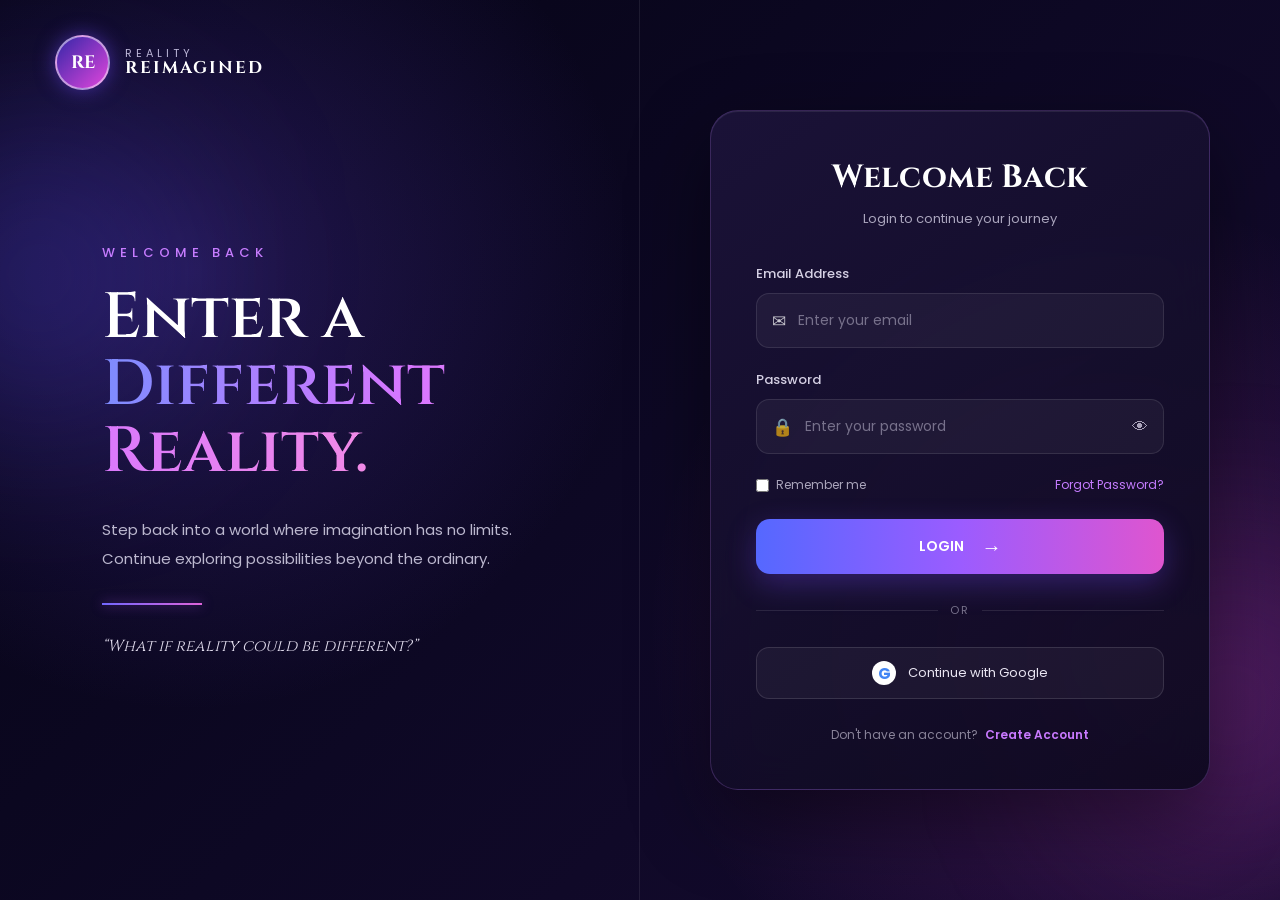
<file: login.html>
<!DOCTYPE html>
<html lang="en">
<head>
    <meta charset="UTF-8">
    <meta name="viewport" content="width=device-width, initial-scale=1.0">

    <title>Login | Reality Reimagined</title>

    <link rel="stylesheet" href="login.css">

    <!-- Google Font -->
    <link rel="preconnect" href="https://fonts.googleapis.com">
    <link rel="preconnect" href="https://fonts.gstatic.com" crossorigin>
    <link href="https://fonts.googleapis.com/css2?family=Cinzel:wght@400;500;600;700&family=Poppins:wght@300;400;500;600&display=swap" rel="stylesheet">
</head>

<body>

    <div class="login-page">

        <!-- Background glow -->
        <div class="glow glow-one"></div>
        <div class="glow glow-two"></div>

        <!-- Left Section -->
        <div class="login-left">

            <div class="brand">
                <div class="brand-logo">
                    RE  
                </div>

                <div class="brand-text">
                    <span>REALITY</span>
                    <strong>REIMAGINED</strong>
                </div>
            </div>

            <div class="left-content">
                <p class="small-title">WELCOME BACK</p>

                <h1>
                    Enter a<br>
                    <span>Different Reality.</span>
                </h1>

                <p class="description">
                    Step back into a world where imagination has no limits.
                    Continue exploring possibilities beyond the ordinary.
                </p>

                <div class="line"></div>

                <p class="quote">
                    “What if reality could be different?”
                </p>
            </div>

        </div>


        <!-- Right Login Section -->
        <div class="login-right">

            <div class="login-card">

                <div class="card-heading">
                    <h2>Welcome Back</h2>

                    <p>
                        Login to continue your journey
                    </p>
                </div>


                <form>

                    <!-- Email -->
                    <div class="input-group">

                        <label for="email">
                            Email Address
                        </label>

                        <div class="input-box">

                            <span class="input-icon">
                                ✉
                            </span>

                            <input
                                type="email"
                                id="email"
                                placeholder="Enter your email"
                                required
                            >

                        </div>

                    </div>


                    <!-- Password -->
                    <div class="input-group">

                        <label for="password">
                            Password
                        </label>

                        <div class="input-box">

                            <span class="input-icon">
                                🔒
                            </span>

                            <input
                                type="password"
                                id="password"
                                placeholder="Enter your password"
                                required
                            >

                            <button
                                type="button"
                                class="show-password"
                                onclick="togglePassword()">
                                👁
                            </button>

                        </div>

                    </div>


                    <!-- Options -->
                    <div class="login-options">

                        <label class="remember">

                            <input
                                type="checkbox"
                                id="remember"
                            >

                            <span>Remember me</span>

                        </label>

                        <a href="#" class="forgot">
                            Forgot Password?
                        </a>

                    </div>


                    <!-- Login Button -->
                    <button
                        type="submit"
                        class="login-btn">

                        <span>LOGIN</span>

                        <span class="arrow">
                            →
                        </span>

                    </button>


                    <!-- Divider -->
                    <div class="divider">

                        <span></span>

                        <p>OR</p>

                        <span></span>

                    </div>


                    <!-- Google Login -->
                    <button
                        type="button"
                        class="google-btn">

                        <span class="google-icon">
                            G
                        </span>

                        Continue with Google

                    </button>


                    <!-- Register -->
                    <p class="register-text">

                        Don't have an account?

                        <a href="register.html">
                            Create Account
                        </a>

                    </p>

                </form>

            </div>

        </div>

    </div>


    <script>

        function togglePassword() {

            const password =
                document.getElementById("password");

            const button =
                document.querySelector(".show-password");

            if (password.type === "password") {

                password.type = "text";

                button.textContent = "🙈";

            } else {

                password.type = "password";

                button.textContent = "👁";

            }

        }

    </script>

</body>
</html>
</file>
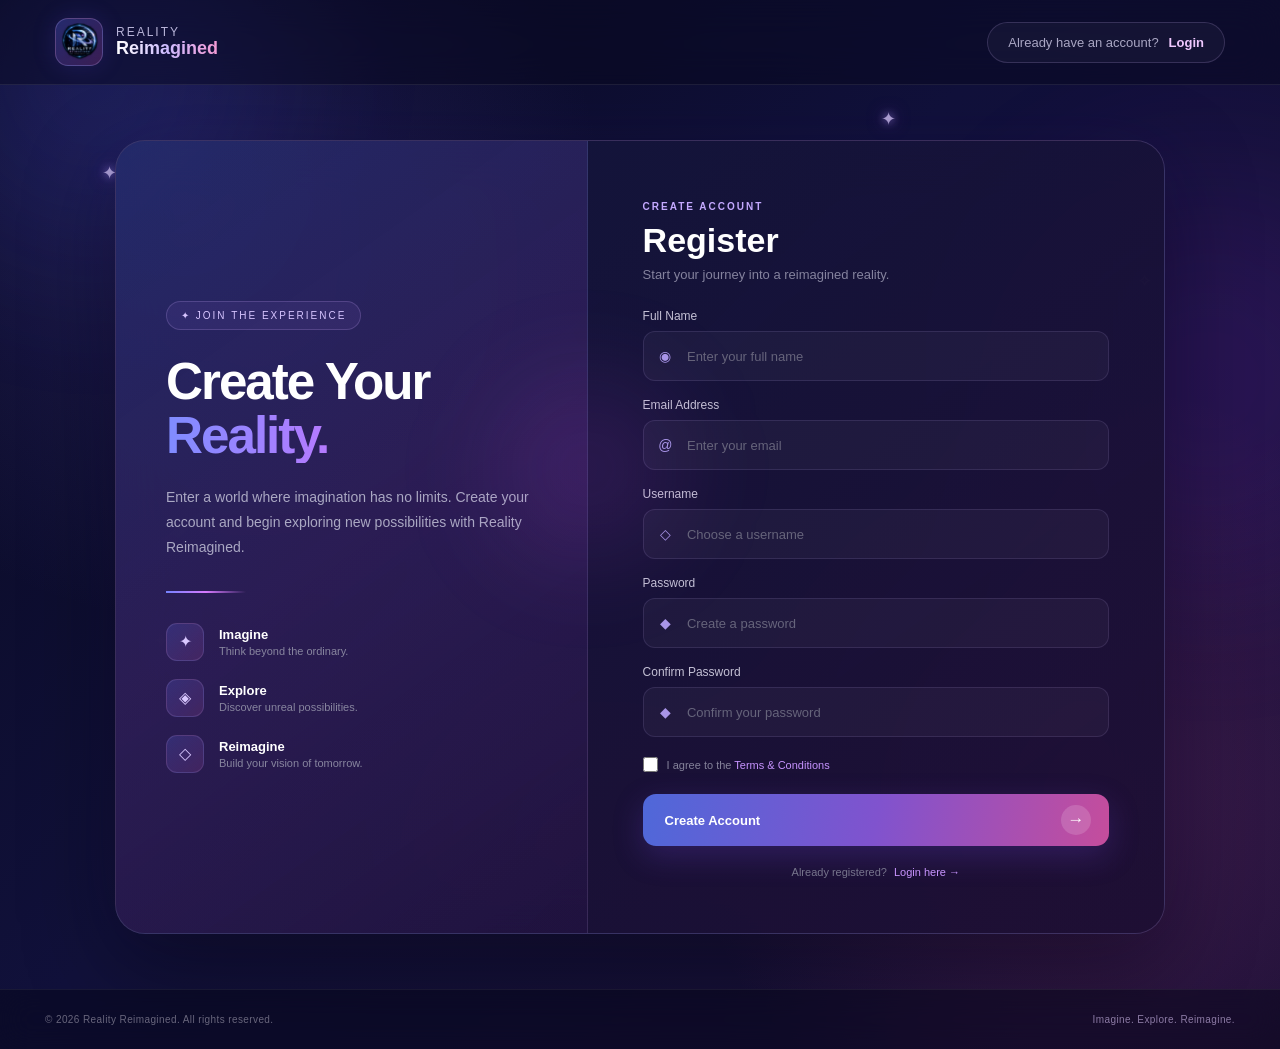
<file: register.html>
<!DOCTYPE html>
<html lang="en">
<head>
    <meta charset="UTF-8">
    <meta name="viewport" content="width=device-width, initial-scale=1.0">

    <title>Register | Reality Reimagined</title>

    <link rel="stylesheet" href="register.css">
</head>

<body>

    <!-- Background -->
    <div class="background">
        <div class="glow glow-one"></div>
        <div class="glow glow-two"></div>
        <div class="glow glow-three"></div>

        <div class="star star-one">✦</div>
        <div class="star star-two">✧</div>
        <div class="star star-three">✦</div>
        <div class="star star-four">✧</div>
        <div class="star star-five">✦</div>
        <div class="star star-six">✧</div>
    </div>


    <!-- Top Navigation -->
    <header class="top-header">

        <a href="home.html" class="brand">
            <div class="brand-logo">
                <img src="./images/logo.png" alt="RE Logo">
            </div>

            <div class="brand-name">
                <span>Reality</span>
                <strong>Reimagined</strong>
            </div>
        </a>

        <a href="login.html" class="back-home">
            <span>Already have an account?</span>
            <strong>Login</strong>
        </a>

    </header>


    <!-- Main Register Area -->
    <main class="register-wrapper">

        <section class="register-card">

            <!-- Left Content -->
            <div class="register-info">

                <div class="info-badge">
                    ✦ JOIN THE EXPERIENCE
                </div>

                <h1>
                    Create Your
                    <span>Reality.</span>
                </h1>

                <p>
                    Enter a world where imagination has no limits.
                    Create your account and begin exploring
                    new possibilities with Reality Reimagined.
                </p>

                <div class="info-line"></div>

                <div class="info-points">

                    <div class="info-item">
                        <div class="point-icon">✦</div>
                        <div>
                            <h3>Imagine</h3>
                            <p>Think beyond the ordinary.</p>
                        </div>
                    </div>

                    <div class="info-item">
                        <div class="point-icon">◈</div>
                        <div>
                            <h3>Explore</h3>
                            <p>Discover unreal possibilities.</p>
                        </div>
                    </div>

                    <div class="info-item">
                        <div class="point-icon">◇</div>
                        <div>
                            <h3>Reimagine</h3>
                            <p>Build your vision of tomorrow.</p>
                        </div>
                    </div>

                </div>

            </div>


            <!-- Right Register Form -->
            <div class="register-form-area">

                <div class="form-heading">

                    <span class="form-tag">
                        CREATE ACCOUNT
                    </span>

                    <h2>Register</h2>

                    <p>
                        Start your journey into a reimagined reality.
                    </p>

                </div>


                <form action="#" method="post">

                    <!-- Full Name -->
                    <div class="input-group">

                        <label for="name">
                            Full Name
                        </label>

                        <div class="input-box">
                            <span class="input-icon">◉</span>

                            <input
                                type="text"
                                id="name"
                                name="name"
                                placeholder="Enter your full name"
                                required
                            >
                        </div>

                    </div>


                    <!-- Email -->
                    <div class="input-group">

                        <label for="email">
                            Email Address
                        </label>

                        <div class="input-box">
                            <span class="input-icon">@</span>

                            <input
                                type="email"
                                id="email"
                                name="email"
                                placeholder="Enter your email"
                                required
                            >
                        </div>

                    </div>


                    <!-- Username -->
                    <div class="input-group">

                        <label for="username">
                            Username
                        </label>

                        <div class="input-box">
                            <span class="input-icon">◇</span>

                            <input
                                type="text"
                                id="username"
                                name="username"
                                placeholder="Choose a username"
                                required
                            >
                        </div>

                    </div>


                    <!-- Password -->
                    <div class="input-group">

                        <label for="password">
                            Password
                        </label>

                        <div class="input-box">
                            <span class="input-icon">◆</span>

                            <input
                                type="password"
                                id="password"
                                name="password"
                                placeholder="Create a password"
                                minlength="6"
                                required
                            >
                        </div>

                    </div>


                    <!-- Confirm Password -->
                    <div class="input-group">

                        <label for="confirm-password">
                            Confirm Password
                        </label>

                        <div class="input-box">
                            <span class="input-icon">◆</span>

                            <input
                                type="password"
                                id="confirm-password"
                                name="confirm-password"
                                placeholder="Confirm your password"
                                minlength="6"
                                required
                            >
                        </div>

                    </div>


                    <!-- Terms -->
                    <div class="terms">

                        <input
                            type="checkbox"
                            id="terms"
                            name="terms"
                            required
                        >

                        <label for="terms">
                            I agree to the
                            <a href="#">Terms & Conditions</a>
                        </label>

                    </div>


                    <!-- Register Button -->
                    <button type="submit" class="register-button">

                        <span>Create Account</span>

                        <span class="button-arrow">
                            →
                        </span>

                    </button>

                </form>


                <!-- Login Link -->
                <div class="login-link">

                    <span>Already registered?</span>

                    <a href="login.html">
                        Login here →
                    </a>

                </div>

            </div>

        </section>

    </main>


    <!-- Footer -->
    <footer class="footer">

        <p>
            © 2026 Reality Reimagined. All rights reserved.
        </p>

        <span>
            Imagine. Explore. Reimagine.
        </span>

    </footer>

</body>
</html>
</file>
<file: login.css>
/* ================================
   RESET
================================ */

* {
    margin: 0;
    padding: 0;
    box-sizing: border-box;
}


html {
    scroll-behavior: smooth;
}


body {
    font-family: "Poppins", sans-serif;
    background: #070617;
    color: white;
    min-height: 100vh;
}


/* ================================
   MAIN PAGE
================================ */

.login-page {

    min-height: 100vh;

    display: flex;

    position: relative;

    overflow: hidden;

    background:
        radial-gradient(
            circle at 15% 30%,
            rgba(83, 55, 180, 0.35),
            transparent 35%
        ),
        radial-gradient(
            circle at 85% 70%,
            rgba(225, 71, 215, 0.20),
            transparent 35%
        ),
        linear-gradient(
            135deg,
            #050414,
            #0d0824,
            #160b30
        );
}


/* ================================
   BACKGROUND GLOW
================================ */

.glow {

    position: absolute;

    border-radius: 50%;

    filter: blur(90px);

    pointer-events: none;

    animation: floatingGlow 6s ease-in-out infinite alternate;
}


.glow-one {

    width: 280px;
    height: 280px;

    background: rgba(89, 77, 255, 0.25);

    left: -100px;
    top: 15%;
}


.glow-two {

    width: 300px;
    height: 300px;

    background: rgba(225, 72, 220, 0.20);

    right: -100px;
    bottom: 5%;

    animation-delay: 2s;
}


@keyframes floatingGlow {

    from {
        transform: translateY(-20px);
    }

    to {
        transform: translateY(25px);
    }
}


/* ================================
   LEFT SECTION
================================ */

.login-left {

    width: 50%;

    min-height: 100vh;

    padding: 55px 8%;

    display: flex;

    flex-direction: column;

    justify-content: center;

    position: relative;

    z-index: 2;

    border-right: 1px solid rgba(255,255,255,0.08);
}


/* ================================
   BRAND
================================ */

.brand {

    position: absolute;

    top: 35px;
    left: 55px;

    display: flex;

    align-items: center;

    gap: 15px;
}


.brand-logo {

    width: 55px;
    height: 55px;

    border-radius: 50%;

    display: flex;

    justify-content: center;

    align-items: center;

    font-family: "Cinzel", serif;

    font-size: 18px;

    font-weight: 700;

    color: white;

    background:
        linear-gradient(
            135deg,
            #3426a8,
            #e146dc
        );

    border: 2px solid rgba(255,255,255,0.5);

    box-shadow:
        0 0 20px rgba(113, 75, 255, 0.5);

    animation: logoPulse 3s infinite;
}


@keyframes logoPulse {

    0%,100% {
        box-shadow:
            0 0 15px rgba(113, 75, 255, 0.35);
    }

    50% {
        box-shadow:
            0 0 30px rgba(225, 70, 220, 0.65);
    }
}


.brand-text {

    display: flex;

    flex-direction: column;

    line-height: 1.1;

    letter-spacing: 2px;
}


.brand-text span {

    font-size: 11px;

    color: #bdb7d9;

    letter-spacing: 4px;
}


.brand-text strong {

    font-family: "Cinzel", serif;

    font-size: 17px;

    color: white;
}


/* ================================
   LEFT CONTENT
================================ */

.left-content {

    max-width: 550px;

    animation: slideLeft 1s ease forwards;
}


@keyframes slideLeft {

    from {
        opacity: 0;
        transform: translateX(-50px);
    }

    to {
        opacity: 1;
        transform: translateX(0);
    }
}


.small-title {

    color: #c77cff;

    font-size: 13px;

    letter-spacing: 5px;

    margin-bottom: 22px;

    font-weight: 500;
}


.left-content h1 {

    font-family: "Cinzel", serif;

    font-size: clamp(45px, 5vw, 75px);

    line-height: 1.05;

    font-weight: 600;

    margin-bottom: 30px;
}


.left-content h1 span {

    background:
        linear-gradient(
            90deg,
            #7d8cff,
            #d776ff,
            #f18ae7
        );

    background-clip: text;

    -webkit-text-fill-color: transparent;
}


.description {

    color: #bcb8cf;

    font-size: 15px;

    line-height: 1.9;

    max-width: 500px;
}


.line {

    width: 100px;

    height: 2px;

    margin: 30px 0;

    background:
        linear-gradient(
            90deg,
            #7167ff,
            #df64db
        );

    box-shadow:
        0 0 12px rgba(170, 80, 255, 0.7);
}


.quote {

    font-family: "Cinzel", serif;

    font-size: 16px;

    font-style: italic;

    color: #e1dced;
}


/* ================================
   RIGHT SECTION
================================ */

.login-right {

    width: 50%;

    min-height: 100vh;

    display: flex;

    justify-content: center;

    align-items: center;

    padding: 40px;

    position: relative;

    z-index: 2;
}


/* ================================
   LOGIN CARD
================================ */

.login-card {

    width: 100%;

    max-width: 500px;

    padding: 45px;

    border-radius: 28px;

    background:
        linear-gradient(
            145deg,
            rgba(28, 20, 58, 0.90),
            rgba(13, 9, 30, 0.92)
        );

    border: 1px solid rgba(190, 130, 255, 0.22);

    box-shadow:
        0 30px 80px rgba(0,0,0,0.45),
        inset 0 1px 0 rgba(255,255,255,0.08);

    backdrop-filter: blur(20px);

    animation: cardAppear 0.9s ease forwards;
}


@keyframes cardAppear {

    from {
        opacity: 0;
        transform: translateY(40px) scale(0.96);
    }

    to {
        opacity: 1;
        transform: translateY(0) scale(1);
    }
}


/* ================================
   HEADING
================================ */

.card-heading {

    text-align: center;

    margin-bottom: 35px;
}


.card-heading h2 {

    font-family: "Cinzel", serif;

    font-size: 32px;

    margin-bottom: 10px;
}


.card-heading p {

    color: #aaa5bd;

    font-size: 13px;
}


/* ================================
   INPUT
================================ */

.input-group {

    margin-bottom: 22px;
}


.input-group label {

    display: block;

    font-size: 13px;

    color: #d5d0e4;

    margin-bottom: 9px;

    font-weight: 500;
}


.input-box {

    display: flex;

    align-items: center;

    height: 55px;

    padding: 0 15px;

    border-radius: 13px;

    background: rgba(255,255,255,0.045);

    border: 1px solid rgba(255,255,255,0.10);

    transition: 0.3s ease;
}


.input-box:focus-within {

    border-color: #9b70ff;

    background: rgba(126, 91, 255, 0.08);

    box-shadow:
        0 0 20px rgba(126, 91, 255, 0.15);

    transform: translateY(-2px);
}


.input-icon {

    font-size: 17px;

    margin-right: 12px;

    opacity: 0.75;
}


.input-box input {

    flex: 1;

    border: none;

    outline: none;

    background: transparent;

    color: white;

    font-family: "Poppins", sans-serif;

    font-size: 14px;
}


.input-box input::placeholder {

    color: #77718b;
}


.show-password {

    border: none;

    background: transparent;

    cursor: pointer;

    color: #aaa3ba;

    font-size: 16px;

    transition: 0.3s;
}


.show-password:hover {

    color: #d78cff;

    transform: scale(1.15);
}


/* ================================
   OPTIONS
================================ */

.login-options {

    display: flex;

    justify-content: space-between;

    align-items: center;

    margin: 5px 0 25px;

    font-size: 12px;
}


.remember {

    display: flex;

    align-items: center;

    gap: 7px;

    color: #aaa5bb;

    cursor: pointer;
}


.remember input {

    accent-color: #9b65ff;

    cursor: pointer;
}


.forgot {

    color: #c57cff;

    text-decoration: none;

    transition: 0.3s;
}


.forgot:hover {

    color: #ffffff;
}


/* ================================
   LOGIN BUTTON
================================ */

.login-btn {

    width: 100%;

    height: 55px;

    border: none;

    border-radius: 14px;

    cursor: pointer;

    color: white;

    font-family: "Poppins", sans-serif;

    font-size: 14px;

    font-weight: 600;

    background:
        linear-gradient(
            90deg,
            #5568ff,
            #9b5cff,
            #df55cf
        );

    display: flex;

    align-items: center;

    justify-content: center;

    gap: 18px;

    box-shadow:
        0 10px 30px rgba(119, 76, 255, 0.3);

    transition: 0.35s ease;
}


.login-btn:hover {

    transform: translateY(-3px);

    box-shadow:
        0 15px 35px rgba(171, 76, 255, 0.45);
}


.login-btn .arrow {

    font-size: 20px;

    transition: 0.3s;
}


.login-btn:hover .arrow {

    transform: translateX(7px);
}


/* ================================
   DIVIDER
================================ */

.divider {

    display: flex;

    align-items: center;

    gap: 12px;

    margin: 28px 0;

    color: #77718a;
}


.divider span {

    flex: 1;

    height: 1px;

    background: rgba(255,255,255,0.10);
}


.divider p {

    font-size: 11px;

    letter-spacing: 2px;
}


/* ================================
   GOOGLE BUTTON
================================ */

.google-btn {

    width: 100%;

    height: 52px;

    border-radius: 13px;

    border: 1px solid rgba(255,255,255,0.12);

    background: rgba(255,255,255,0.045);

    color: #e9e5f2;

    font-family: "Poppins", sans-serif;

    font-size: 13px;

    cursor: pointer;

    display: flex;

    justify-content: center;

    align-items: center;

    gap: 12px;

    transition: 0.3s;
}


.google-btn:hover {

    background: rgba(255,255,255,0.09);

    border-color: rgba(255,255,255,0.22);

    transform: translateY(-2px);
}


.google-icon {

    width: 24px;
    height: 24px;

    display: flex;

    justify-content: center;

    align-items: center;

    border-radius: 50%;

    background: white;

    color: #4285f4;

    font-weight: 700;

    font-size: 15px;
}


/* ================================
   REGISTER
================================ */

.register-text {

    text-align: center;

    margin-top: 27px;

    color: #898399;

    font-size: 12px;
}


.register-text a {

    color: #c979ff;

    text-decoration: none;

    font-weight: 600;

    margin-left: 4px;

    transition: 0.3s;
}


.register-text a:hover {

    color: white;
}


/* ================================
   RESPONSIVE
================================ */

@media (max-width: 1000px) {

    .login-page {

        flex-direction: column;
    }


    .login-left {

        width: 100%;

        min-height: auto;

        padding: 130px 8% 60px;

        border-right: none;

        border-bottom: 1px solid rgba(255,255,255,0.08);
    }


    .login-right {

        width: 100%;

        min-height: auto;

        padding: 60px 8%;
    }


    .left-content h1 {

        font-size: 55px;
    }

}


@media (max-width: 600px) {

    .brand {

        top: 25px;

        left: 25px;
    }


    .brand-logo {

        width: 45px;

        height: 45px;

        font-size: 15px;
    }


    .brand-text strong {

        font-size: 14px;
    }


    .login-left {

        padding: 110px 25px 45px;
    }


    .left-content h1 {

        font-size: 42px;
    }


    .description {

        font-size: 13px;

        line-height: 1.7;
    }


    .login-right {

        padding: 30px 20px 50px;
    }


    .login-card {

        padding: 30px 22px;

        border-radius: 22px;
    }


    .card-heading h2 {

        font-size: 26px;
    }


    .login-options {

        font-size: 11px;
    }

}
</file>
<file: register.css>
/* =========================================
   RESET
========================================= */

* {
    margin: 0;
    padding: 0;
    box-sizing: border-box;
}

html {
    scroll-behavior: smooth;
}

body {
    min-height: 100vh;
    font-family: Arial, Helvetica, sans-serif;
    background:
        radial-gradient(
            circle at 15% 20%,
            rgba(91, 75, 190, 0.25),
            transparent 30%
        ),
        radial-gradient(
            circle at 85% 75%,
            rgba(214, 70, 164, 0.20),
            transparent 30%
        ),
        linear-gradient(
            135deg,
            #08091f 0%,
            #11113b 45%,
            #1b1035 100%
        );
    color: #ffffff;
    overflow-x: hidden;
}


/* =========================================
   BACKGROUND
========================================= */

.background {
    position: fixed;
    inset: 0;
    overflow: hidden;
    pointer-events: none;
    z-index: 0;
}

.glow {
    position: absolute;
    border-radius: 50%;
    filter: blur(90px);
    opacity: 0.45;
}

.glow-one {
    width: 350px;
    height: 350px;
    background: rgba(69, 91, 255, 0.35);
    top: -100px;
    left: -80px;
    animation: glowMoveOne 8s ease-in-out infinite alternate;
}

.glow-two {
    width: 400px;
    height: 400px;
    background: rgba(170, 55, 255, 0.30);
    right: -130px;
    top: 20%;
    animation: glowMoveTwo 10s ease-in-out infinite alternate;
}

.glow-three {
    width: 300px;
    height: 300px;
    background: rgba(255, 60, 173, 0.18);
    bottom: -100px;
    left: 35%;
    animation: glowMoveThree 9s ease-in-out infinite alternate;
}

@keyframes glowMoveOne {

    from {
        transform: translate(0, 0);
    }

    to {
        transform: translate(100px, 70px);
    }
}

@keyframes glowMoveTwo {

    from {
        transform: translate(0, 0);
    }

    to {
        transform: translate(-100px, 80px);
    }
}

@keyframes glowMoveThree {

    from {
        transform: translate(0, 0);
    }

    to {
        transform: translate(80px, -60px);
    }
}


/* =========================================
   STARS
========================================= */

.star {
    position: absolute;
    color: rgba(221, 205, 255, 0.75);
    font-size: 18px;
    text-shadow:
        0 0 8px rgba(179, 151, 255, 0.8),
        0 0 18px rgba(198, 100, 255, 0.5);
    animation: starFloat 5s ease-in-out infinite;
}

.star-one {
    top: 18%;
    left: 8%;
}

.star-two {
    top: 30%;
    right: 10%;
    animation-delay: 1s;
}

.star-three {
    top: 70%;
    left: 12%;
    animation-delay: 2s;
}

.star-four {
    top: 78%;
    right: 15%;
    animation-delay: 1.5s;
}

.star-five {
    top: 12%;
    right: 30%;
    animation-delay: 2.5s;
}

.star-six {
    bottom: 18%;
    right: 42%;
    animation-delay: 3s;
}

@keyframes starFloat {

    0%,
    100% {
        transform: translateY(0) scale(1);
        opacity: 0.45;
    }

    50% {
        transform: translateY(-15px) scale(1.25);
        opacity: 1;
    }
}


/* =========================================
   HEADER
========================================= */

.top-header {
    position: relative;
    z-index: 10;

    width: 100%;
    height: 85px;

    padding: 0 55px;

    display: flex;
    align-items: center;
    justify-content: space-between;

    border-bottom: 1px solid rgba(255, 255, 255, 0.08);

    background: rgba(7, 7, 29, 0.45);

    backdrop-filter: blur(18px);
    -webkit-backdrop-filter: blur(18px);
}


/* Brand */

.brand {
    display: flex;
    align-items: center;
    gap: 13px;

    text-decoration: none;
    color: #ffffff;
}

.brand-logo {
    width: 48px;
    height: 48px;

    display: flex;
    align-items: center;
    justify-content: center;

    border-radius: 13px;

    background:
        linear-gradient(
            135deg,
            rgba(91, 109, 255, 0.28),
            rgba(224, 77, 184, 0.20)
        );

    border: 1px solid rgba(207, 181, 255, 0.25);

    box-shadow:
        0 0 25px rgba(122, 95, 255, 0.15);
}

.brand-logo img {
    width: 39px;
    height: 39px;

    object-fit: contain;

    display: block;
}

.brand-name {
    display: flex;
    flex-direction: column;
    line-height: 1.1;
}

.brand-name span {
    font-size: 12px;
    color: #b9b5d9;
    letter-spacing: 2px;
    text-transform: uppercase;
}

.brand-name strong {
    font-size: 18px;
    font-weight: 600;

    background:
        linear-gradient(
            90deg,
            #ffffff,
            #cdbbff,
            #f39ad4
        );

    -webkit-background-clip: text;
    background-clip: text;
    color: transparent;
}


/* Login top */

.back-home {
    display: flex;
    align-items: center;
    gap: 10px;

    text-decoration: none;

    padding: 12px 20px;

    border-radius: 30px;

    border: 1px solid rgba(211, 185, 255, 0.18);

    background: rgba(255, 255, 255, 0.035);

    transition:
        transform 0.3s ease,
        background 0.3s ease,
        border-color 0.3s ease;
}

.back-home span {
    font-size: 13px;
    color: #aaa7c4;
}

.back-home strong {
    font-size: 13px;
    color: #f0c8ff;
}

.back-home:hover {
    transform: translateY(-2px);

    background: rgba(185, 110, 255, 0.10);

    border-color: rgba(229, 152, 255, 0.45);
}


/* =========================================
   REGISTER WRAPPER
========================================= */

.register-wrapper {
    position: relative;
    z-index: 5;

    min-height: calc(100vh - 145px);

    display: flex;
    align-items: center;
    justify-content: center;

    padding: 55px 30px;
}


/* =========================================
   REGISTER CARD
========================================= */

.register-card {
    width: min(1050px, 100%);

    display: grid;
    grid-template-columns: 0.9fr 1.1fr;

    border-radius: 30px;

    overflow: hidden;

    background:
        linear-gradient(
            135deg,
            rgba(27, 30, 78, 0.78),
            rgba(32, 18, 57, 0.82)
        );

    border: 1px solid rgba(210, 183, 255, 0.16);

    box-shadow:
        0 30px 90px rgba(0, 0, 0, 0.45),
        0 0 70px rgba(105, 75, 255, 0.08);

    backdrop-filter: blur(25px);
    -webkit-backdrop-filter: blur(25px);

    animation: cardAppear 0.8s ease forwards;
}

@keyframes cardAppear {

    from {
        opacity: 0;
        transform: translateY(30px) scale(0.98);
    }

    to {
        opacity: 1;
        transform: translateY(0) scale(1);
    }
}


/* =========================================
   LEFT INFO
========================================= */

.register-info {
    position: relative;

    padding: 65px 50px;

    display: flex;
    flex-direction: column;
    justify-content: center;

    background:
        linear-gradient(
            145deg,
            rgba(54, 73, 170, 0.28),
            rgba(103, 48, 143, 0.22),
            rgba(35, 15, 62, 0.42)
        );

    border-right: 1px solid rgba(255, 255, 255, 0.08);
}

.register-info::before {
    content: "";

    position: absolute;

    width: 180px;
    height: 180px;

    right: -90px;
    top: 30%;

    border-radius: 50%;

    background: rgba(203, 79, 235, 0.12);

    filter: blur(50px);
}


/* Badge */

.info-badge {
    width: fit-content;

    padding: 8px 14px;

    margin-bottom: 25px;

    border-radius: 20px;

    background: rgba(182, 122, 255, 0.08);

    border: 1px solid rgba(207, 175, 255, 0.20);

    color: #d7c5ff;

    font-size: 10px;
    letter-spacing: 2px;

    animation: badgeGlow 3s ease-in-out infinite;
}

@keyframes badgeGlow {

    0%,
    100% {
        box-shadow: 0 0 0 rgba(194, 105, 255, 0);
    }

    50% {
        box-shadow: 0 0 25px rgba(194, 105, 255, 0.12);
    }
}


/* Heading */

.register-info h1 {
    max-width: 400px;

    font-size: clamp(40px, 4vw, 62px);

    line-height: 1.05;

    font-weight: 600;

    letter-spacing: -2px;

    margin-bottom: 22px;
}

.register-info h1 span {
    display: block;

    background:
        linear-gradient(
            90deg,
            #7f8cff,
            #bd78ff,
            #f184c6
        );

    -webkit-background-clip: text;
    background-clip: text;

    color: transparent;
}

.register-info > p {
    max-width: 410px;

    color: #aaa8c3;

    font-size: 14px;

    line-height: 1.8;
}


/* Line */

.info-line {
    width: 80px;
    height: 2px;

    margin: 30px 0;

    background:
        linear-gradient(
            90deg,
            #7583ff,
            #d77aff,
            transparent
        );
}


/* Points */

.info-points {
    display: flex;
    flex-direction: column;
    gap: 18px;
}

.info-item {
    display: flex;
    align-items: center;
    gap: 15px;
}

.point-icon {
    flex-shrink: 0;

    width: 38px;
    height: 38px;

    display: flex;
    align-items: center;
    justify-content: center;

    border-radius: 11px;

    color: #d9c8ff;

    background:
        linear-gradient(
            135deg,
            rgba(97, 117, 255, 0.20),
            rgba(222, 92, 190, 0.14)
        );

    border: 1px solid rgba(211, 183, 255, 0.15);
}

.info-item h3 {
    font-size: 13px;
    font-weight: 600;

    margin-bottom: 3px;
}

.info-item p {
    color: #88869f;
    font-size: 11px;
}


/* =========================================
   FORM AREA
========================================= */

.register-form-area {
    padding: 55px 55px;

    background:
        linear-gradient(
            145deg,
            rgba(15, 17, 52, 0.58),
            rgba(28, 13, 48, 0.65)
        );
}


/* Heading */

.form-heading {
    margin-bottom: 27px;
}

.form-tag {
    color: #c4a9ff;

    font-size: 10px;

    letter-spacing: 2px;

    font-weight: 600;
}

.form-heading h2 {
    margin-top: 7px;

    font-size: 34px;

    font-weight: 600;
}

.form-heading p {
    margin-top: 7px;

    color: #85839e;

    font-size: 13px;
}


/* =========================================
   INPUTS
========================================= */

.input-group {
    margin-bottom: 17px;
}

.input-group label {
    display: block;

    margin-bottom: 8px;

    color: #c4c1d5;

    font-size: 12px;

    font-weight: 500;
}

.input-box {
    position: relative;

    display: flex;
    align-items: center;

    height: 50px;

    border-radius: 12px;

    background: rgba(255, 255, 255, 0.035);

    border: 1px solid rgba(202, 183, 255, 0.12);

    transition:
        border-color 0.3s ease,
        box-shadow 0.3s ease,
        background 0.3s ease;
}

.input-box:focus-within {
    border-color: rgba(171, 133, 255, 0.65);

    background: rgba(121, 91, 220, 0.06);

    box-shadow:
        0 0 0 3px rgba(148, 104, 255, 0.08),
        0 0 25px rgba(145, 100, 255, 0.08);
}

.input-icon {
    width: 48px;

    display: flex;
    justify-content: center;
    align-items: center;

    color: #a995e8;

    font-size: 14px;
}

.input-box input {
    width: 100%;
    height: 100%;

    border: none;
    outline: none;

    background: transparent;

    color: #ffffff;

    font-size: 13px;

    padding-right: 15px;
}

.input-box input::placeholder {
    color: #66647b;
}


/* =========================================
   TERMS
========================================= */

.terms {
    display: flex;
    align-items: center;

    gap: 9px;

    margin: 20px 0 22px;
}

.terms input {
    width: 15px;
    height: 15px;

    accent-color: #ae75ff;

    cursor: pointer;
}

.terms label {
    color: #85839a;

    font-size: 11px;

    cursor: pointer;
}

.terms a {
    color: #c794ff;

    text-decoration: none;

    transition: color 0.3s ease;
}

.terms a:hover {
    color: #f18bd0;
}


/* =========================================
   REGISTER BUTTON
========================================= */

.register-button {
    width: 100%;
    height: 52px;

    border: none;
    border-radius: 13px;

    display: flex;
    align-items: center;
    justify-content: space-between;

    padding: 0 18px 0 22px;

    cursor: pointer;

    color: #ffffff;

    font-size: 13px;
    font-weight: 600;

    background:
        linear-gradient(
            100deg,
            #4f68d9,
            #8053ce,
            #c54d9c
        );

    box-shadow:
        0 10px 30px rgba(106, 69, 210, 0.25);

    transition:
        transform 0.3s ease,
        box-shadow 0.3s ease,
        filter 0.3s ease;
}

.register-button:hover {
    transform: translateY(-3px);

    filter: brightness(1.08);

    box-shadow:
        0 15px 40px rgba(159, 76, 222, 0.35);
}

.button-arrow {
    width: 30px;
    height: 30px;

    display: flex;
    align-items: center;
    justify-content: center;

    border-radius: 50%;

    background: rgba(255, 255, 255, 0.15);

    font-size: 17px;

    transition: transform 0.3s ease;
}

.register-button:hover .button-arrow {
    transform: translateX(5px);
}


/* =========================================
   LOGIN LINK
========================================= */

.login-link {
    display: flex;
    justify-content: center;
    align-items: center;

    gap: 7px;

    margin-top: 20px;

    font-size: 11px;
}

.login-link span {
    color: #77758c;
}

.login-link a {
    color: #c995ff;

    text-decoration: none;

    transition: color 0.3s ease;
}

.login-link a:hover {
    color: #f18acb;
}


/* =========================================
   FOOTER
========================================= */

.footer {
    position: relative;
    z-index: 5;

    height: 60px;

    padding: 0 45px;

    display: flex;
    align-items: center;
    justify-content: space-between;

    border-top: 1px solid rgba(255, 255, 255, 0.06);

    background: rgba(5, 5, 23, 0.45);

    backdrop-filter: blur(15px);
}

.footer p,
.footer span {
    color: #68667c;

    font-size: 10px;

    letter-spacing: 0.4px;
}

.footer span {
    color: #8c7ba5;
}


/* =========================================
   RESPONSIVE — 1100px
========================================= */

@media (max-width: 1100px) {

    .register-card {
        width: min(900px, 100%);
    }

    .register-info {
        padding: 50px 38px;
    }

    .register-form-area {
        padding: 50px 40px;
    }

    .register-info h1 {
        font-size: 48px;
    }

}


/* =========================================
   RESPONSIVE — 850px
========================================= */

@media (max-width: 850px) {

    .top-header {
        padding: 0 30px;
    }

    .register-wrapper {
        padding: 40px 25px;
    }

    .register-card {
        grid-template-columns: 1fr;
    }

    .register-info {
        padding: 45px 40px;

        border-right: none;

        border-bottom: 1px solid rgba(255, 255, 255, 0.08);
    }

    .register-info h1 {
        font-size: 45px;
    }

    .register-info > p {
        max-width: 600px;
    }

    .info-points {
        display: grid;
        grid-template-columns: repeat(3, 1fr);
    }

    .register-form-area {
        padding: 45px 40px;
    }

}


/* =========================================
   RESPONSIVE — 600px
========================================= */

@media (max-width: 600px) {

    .top-header {
        height: 75px;

        padding: 0 18px;
    }

    .brand-logo {
        width: 42px;
        height: 42px;
    }

    .brand-logo img {
        width: 34px;
        height: 34px;
    }

    .brand-name span {
        font-size: 9px;
    }

    .brand-name strong {
        font-size: 15px;
    }

    .back-home {
        padding: 9px 13px;
    }

    .back-home span {
        display: none;
    }

    .back-home strong {
        font-size: 11px;
    }

    .register-wrapper {
        padding: 25px 15px;
    }

    .register-card {
        border-radius: 22px;
    }

    .register-info {
        padding: 38px 25px;
    }

    .register-info h1 {
        font-size: 40px;

        letter-spacing: -1.5px;
    }

    .register-info > p {
        font-size: 13px;
    }

    .info-points {
        grid-template-columns: 1fr;
    }

    .register-form-area {
        padding: 35px 25px;
    }

    .form-heading h2 {
        font-size: 30px;
    }

    .footer {
        height: auto;

        padding: 18px;

        flex-direction: column;

        gap: 7px;

        text-align: center;
    }

}


/* =========================================
   RESPONSIVE — 400px
========================================= */

@media (max-width: 400px) {

    .register-info h1 {
        font-size: 34px;
    }

    .info-badge {
        font-size: 8px;
        letter-spacing: 1.5px;
    }

    .register-form-area {
        padding: 30px 18px;
    }

    .input-box {
        height: 48px;
    }

    .register-button {
        height: 50px;
    }

    .footer p,
    .footer span {
        font-size: 9px;
    }

}
</file>
